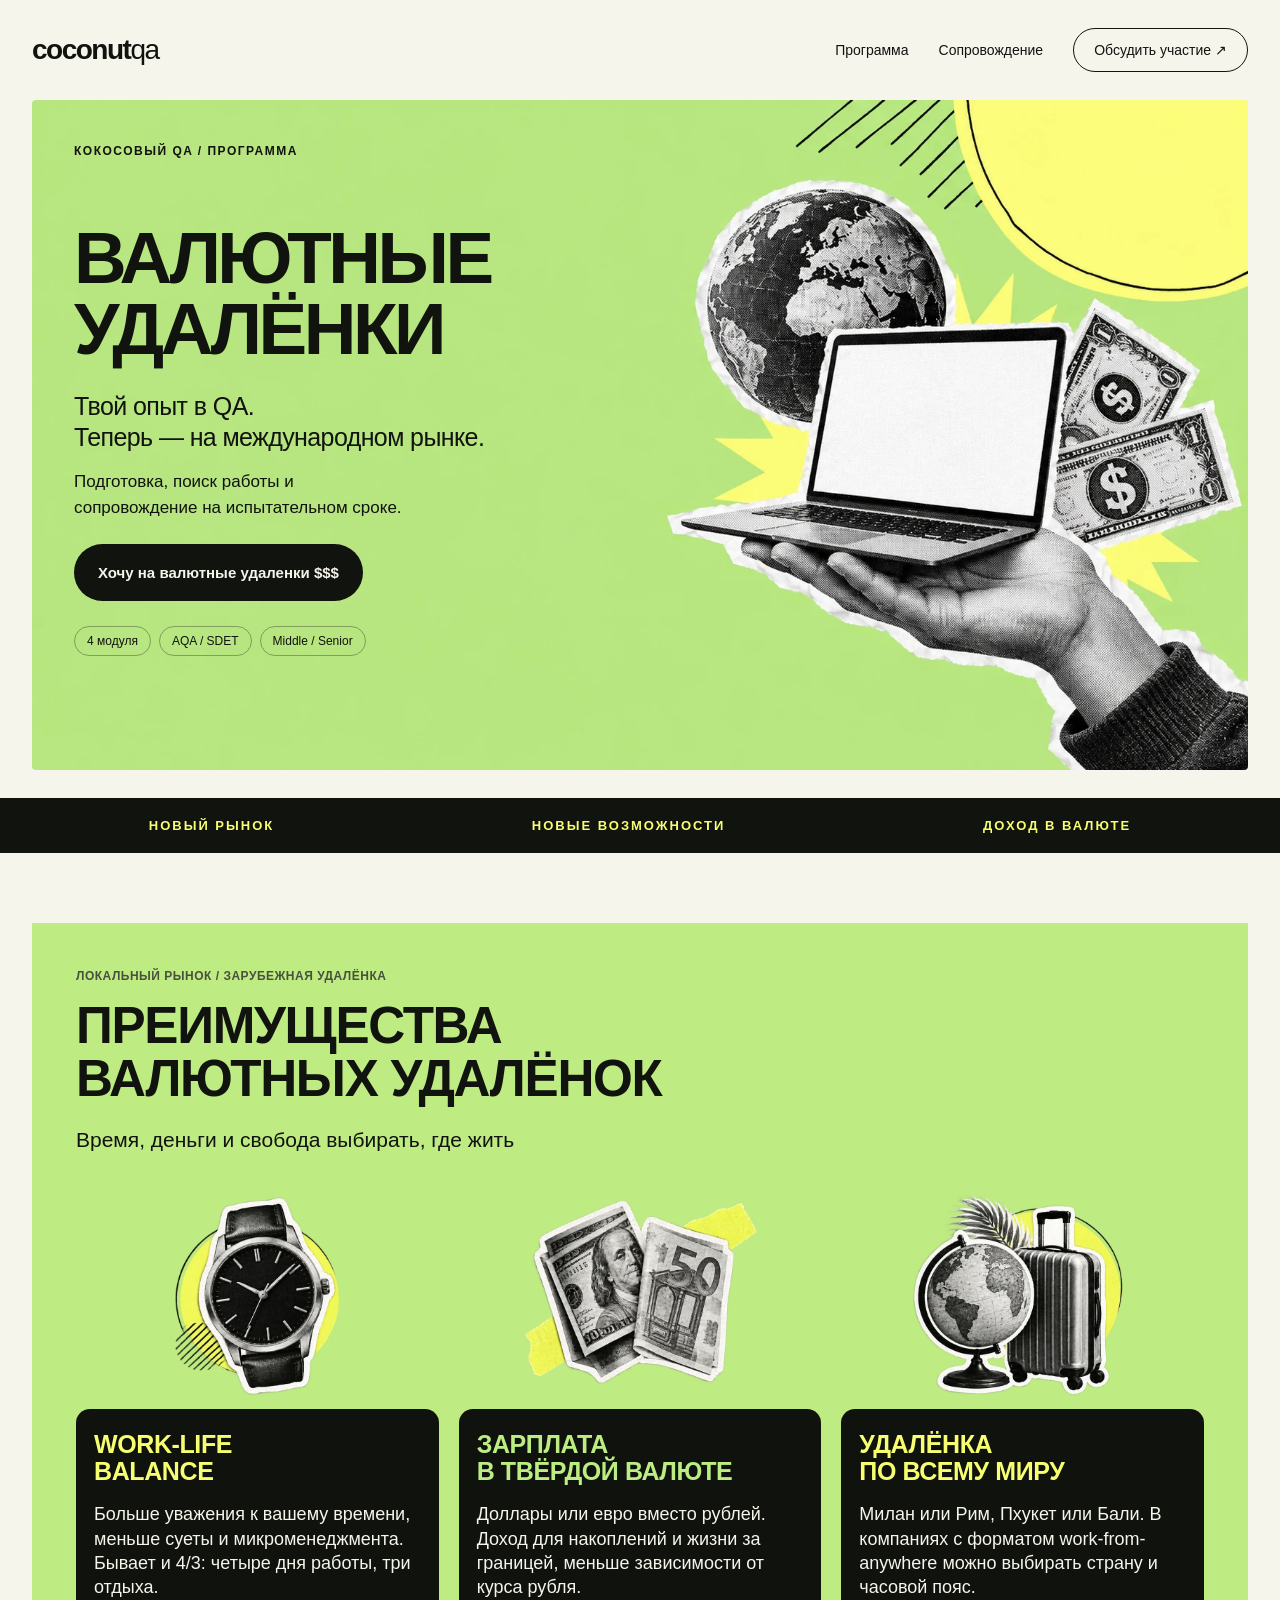
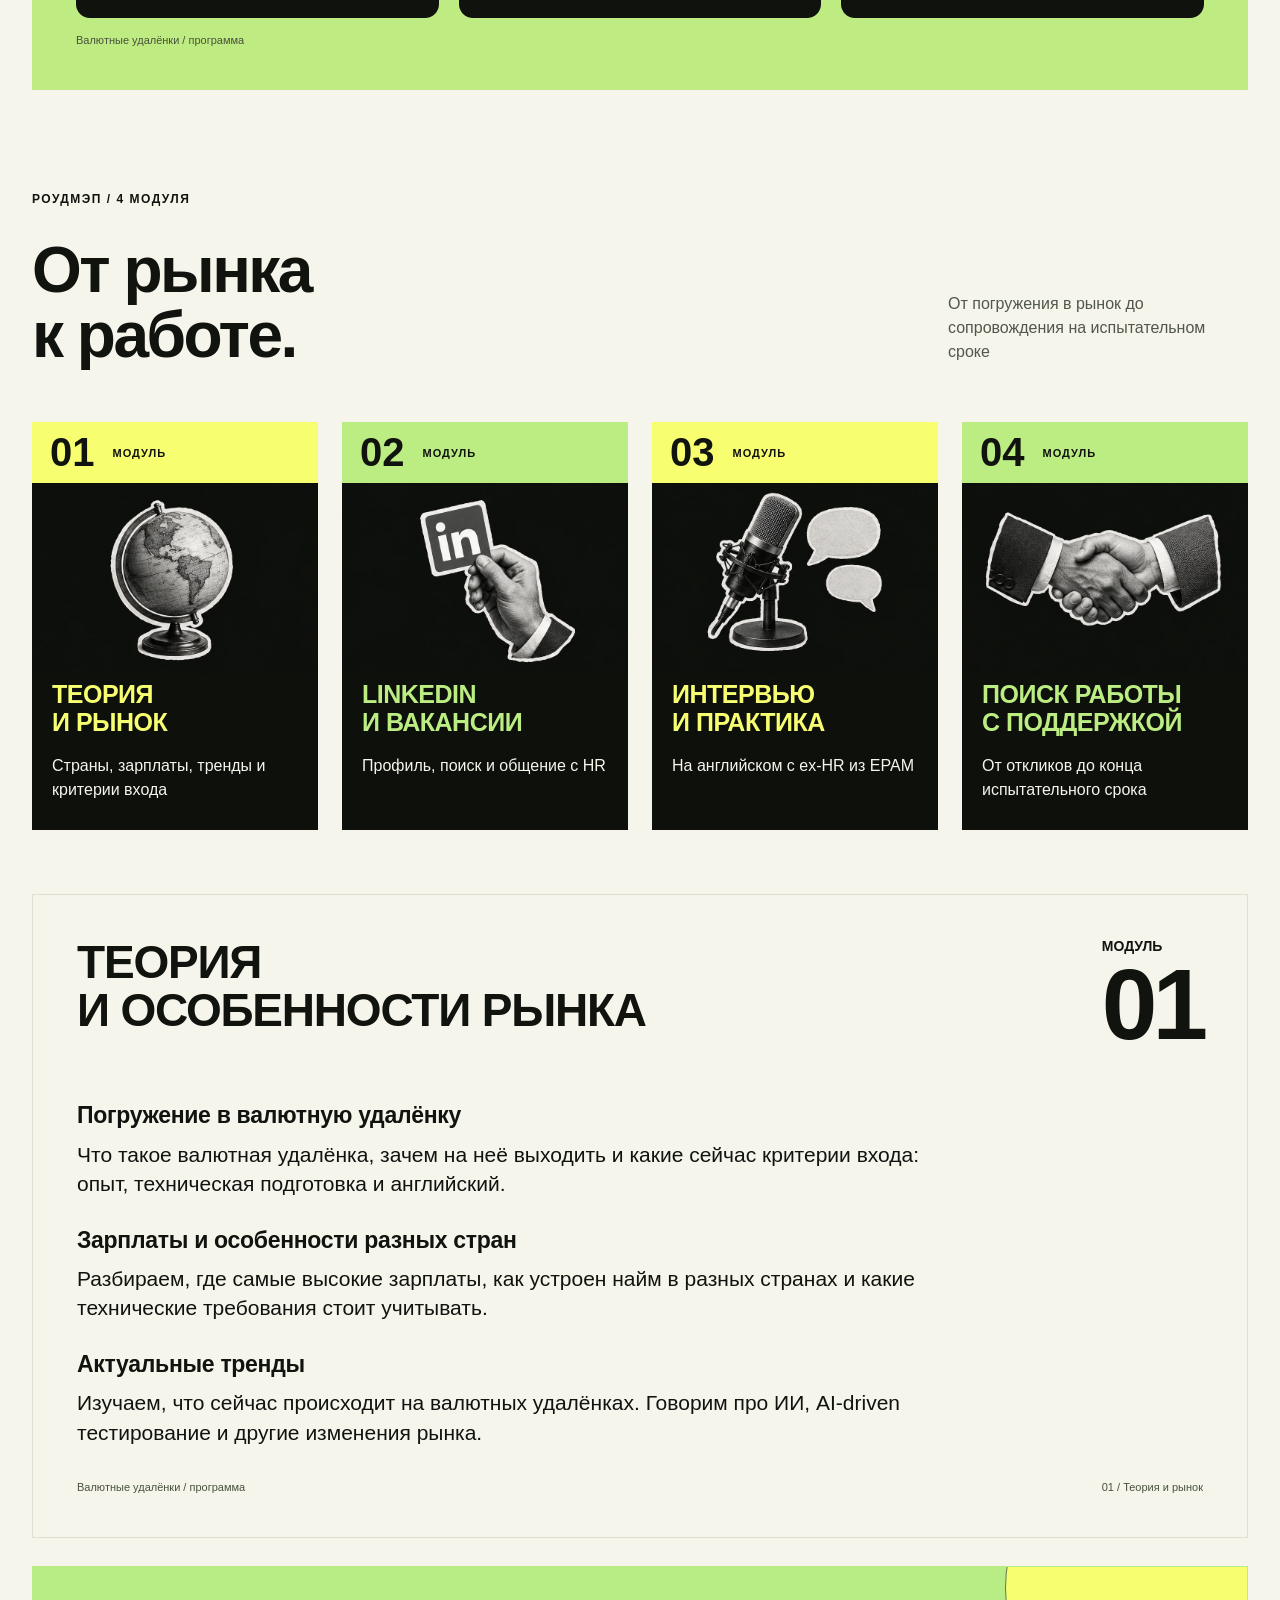
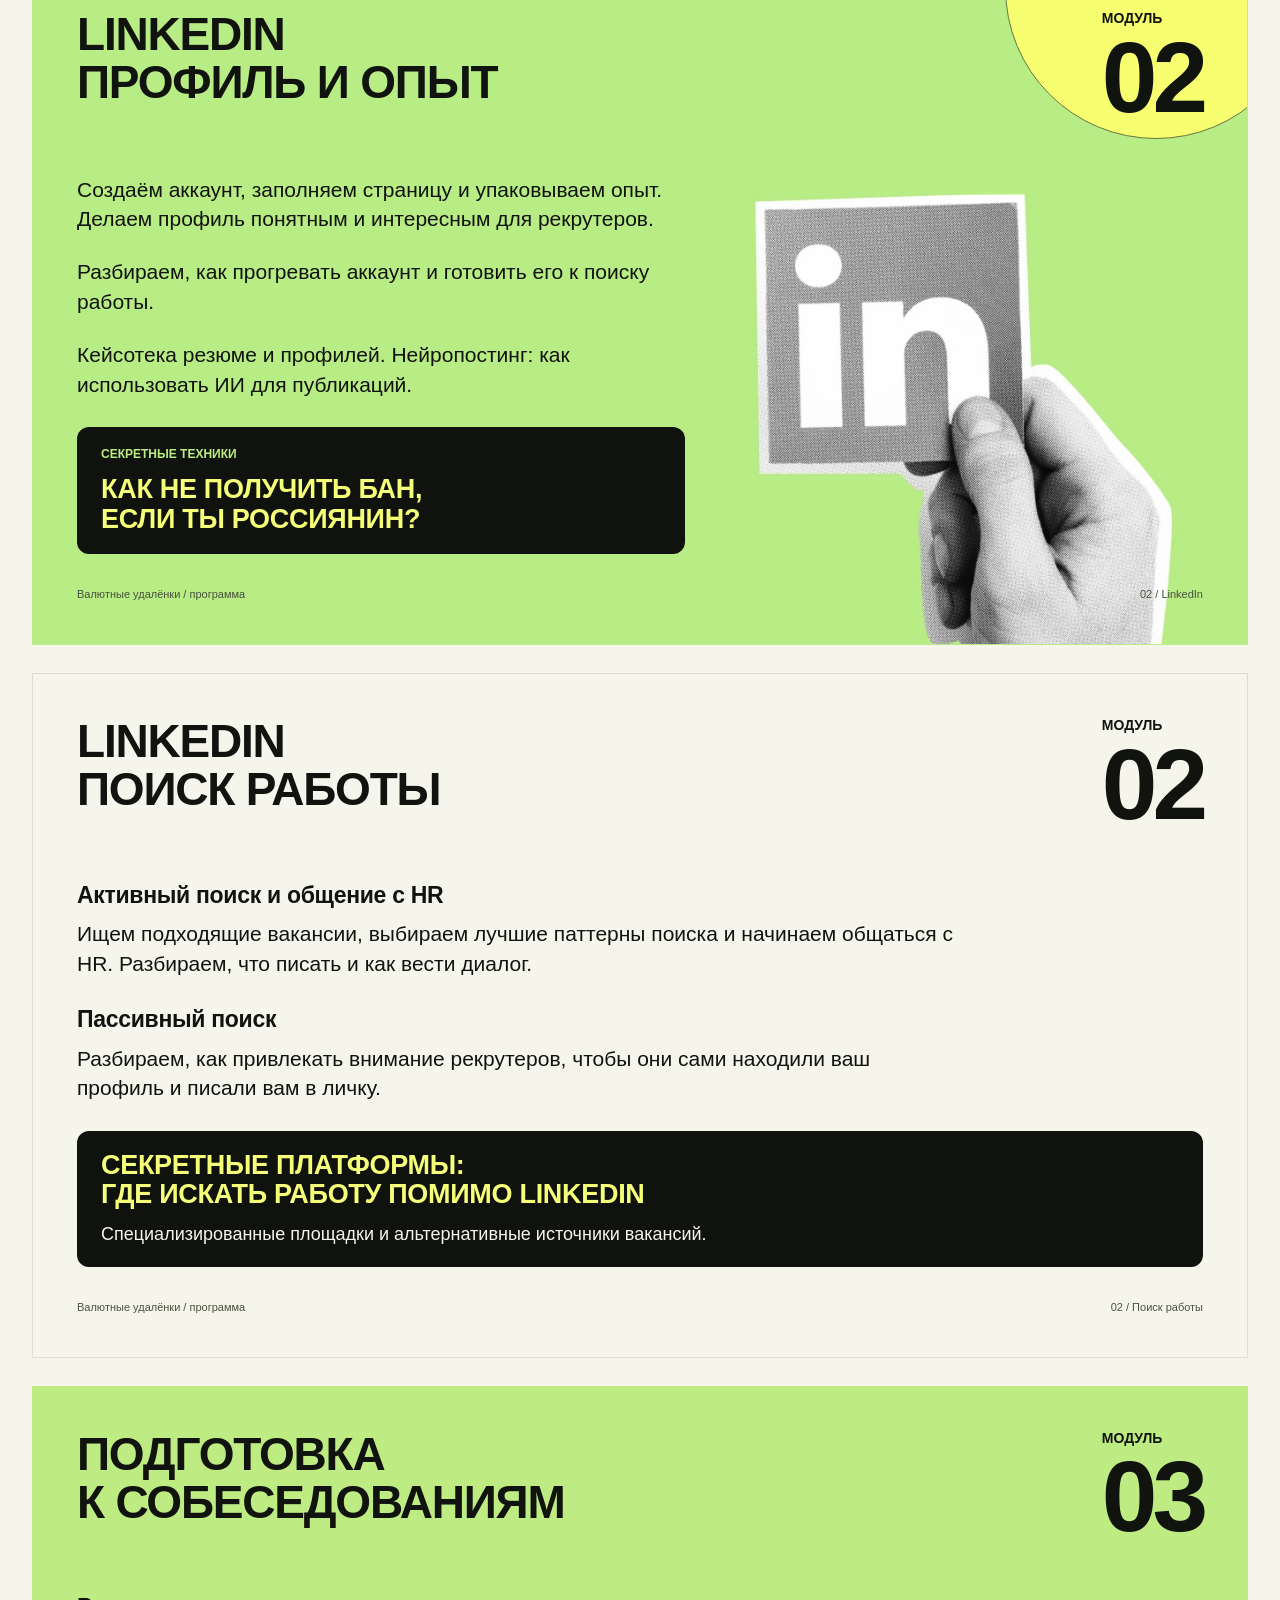
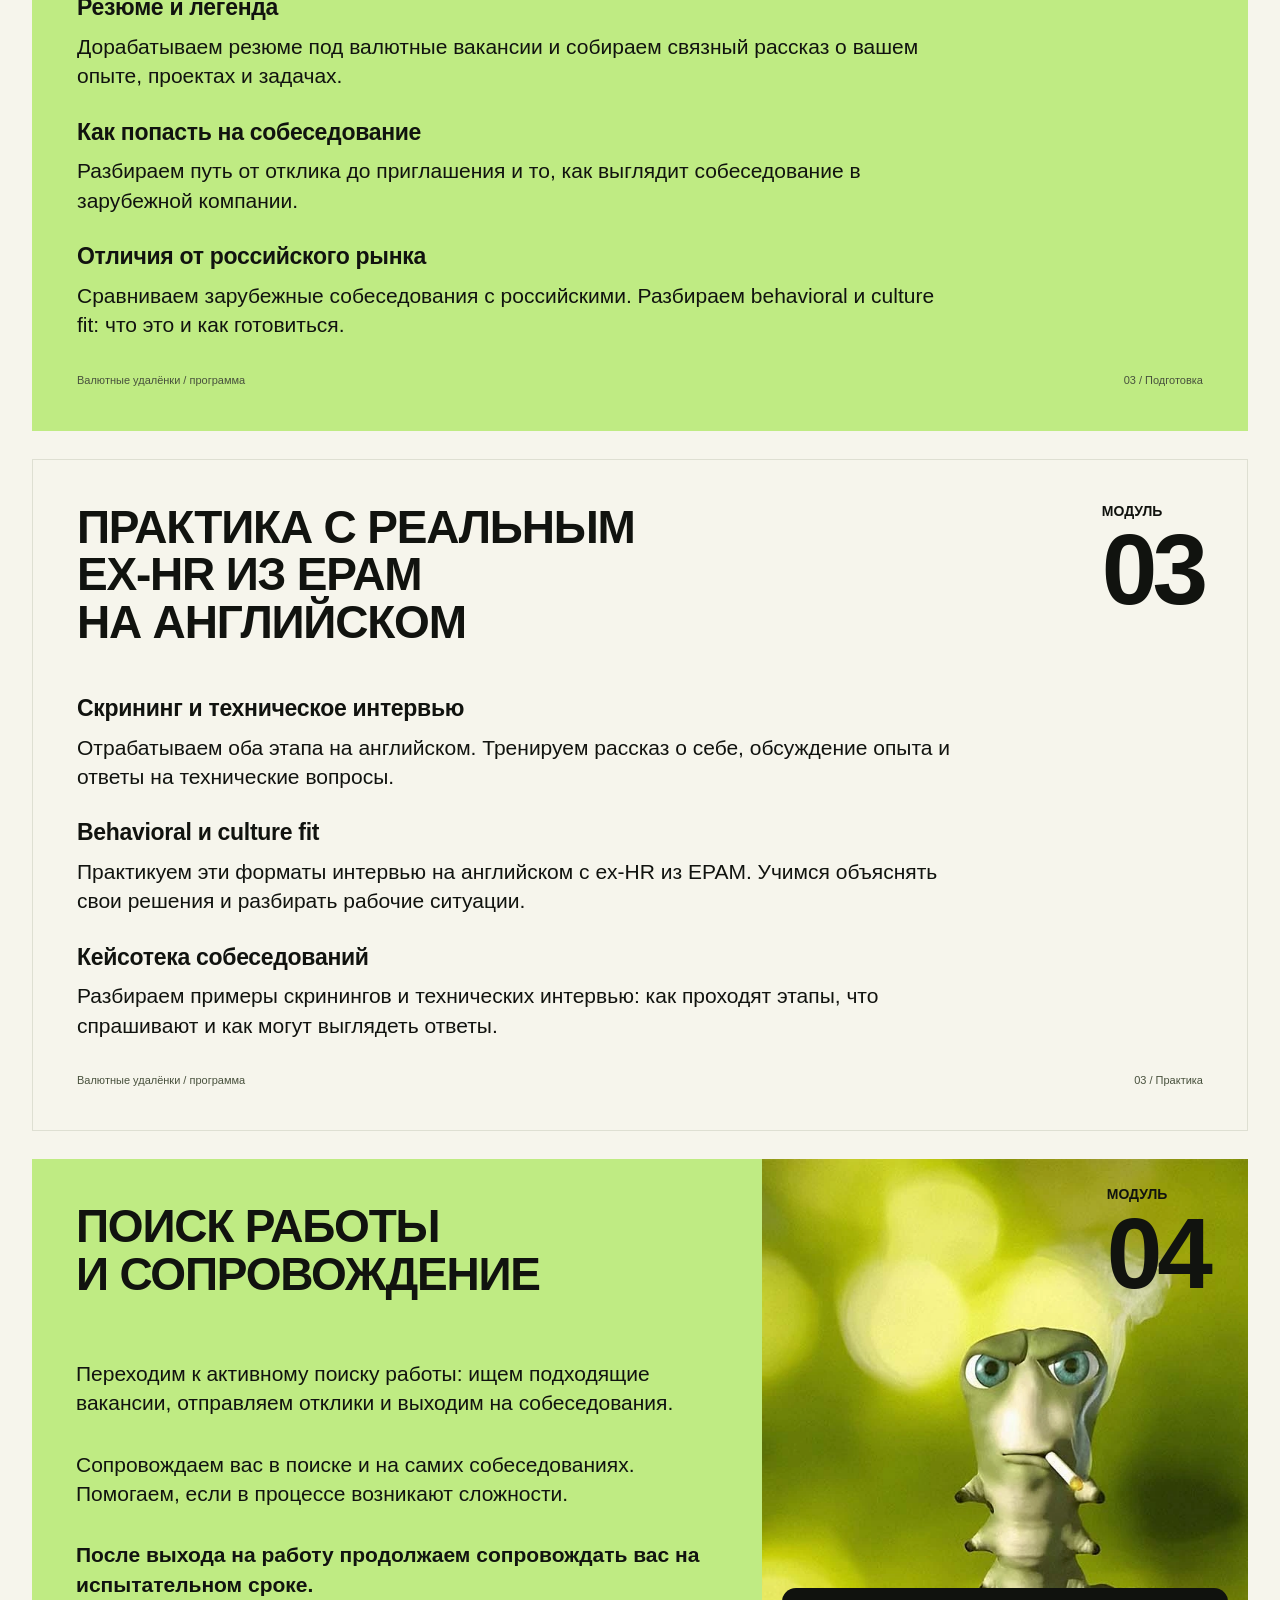
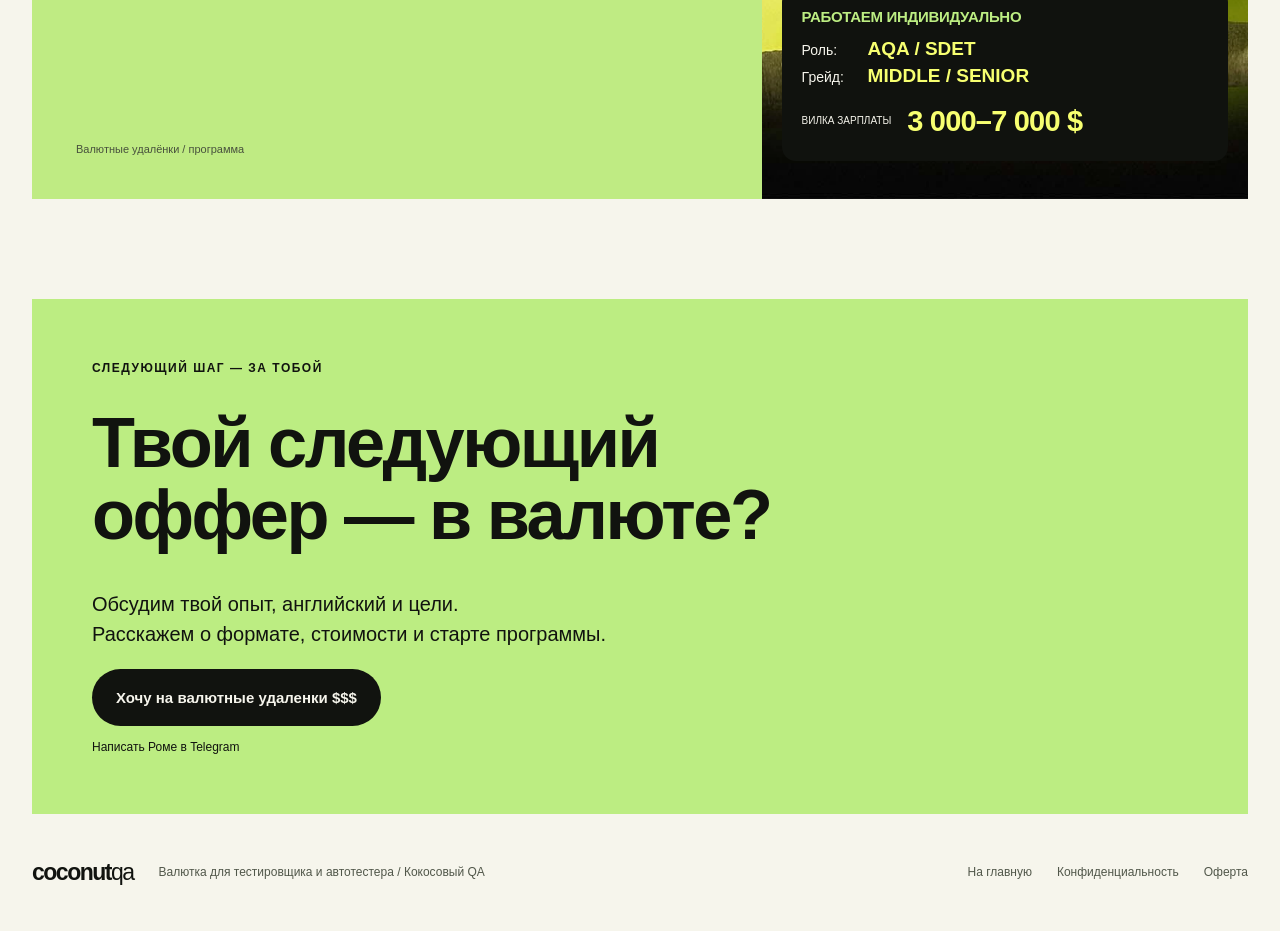
<file: currency-remote/index.html>
<!doctype html>
<html lang="ru">
<head>
  <meta charset="utf-8">
  <meta name="viewport" content="width=device-width, initial-scale=1">
  <title>Валютная удалёнка тестировщика — Кокосовый QA</title>
  <meta name="description" content="Валютка для тестировщика и автотестера: рынок, LinkedIn, интервью на английском и сопровождение на испытательном сроке. Программа Кокосового QA.">
  <meta property="og:url" content="https://valutka.coconutqa.ru/">
  <meta property="og:title" content="Валютная удалёнка тестировщика — Кокосовый QA">
  <meta property="og:description" content="Валютка для тестировщика и автотестера: подготовка, поиск работы и сопровождение. Кокосовый QA.">
  <meta property="og:image" content="https://valutka.coconutqa.ru/hero.webp">
  <meta property="og:type" content="website">
  <meta property="og:locale" content="ru_RU">
  <meta property="og:site_name" content="Кокосовый QA">
  <link rel="canonical" href="https://valutka.coconutqa.ru/">
  <link rel="icon" href="https://coconutqa.ru/index_files/Frame_86.png">
  <link rel="stylesheet" href="style.css">
  <link rel="stylesheet" href="modules.css">
  <link rel="stylesheet" href="motion.css">
</head>
<body>
<a class="skip" href="#main">Перейти к содержимому</a>
<header class="header wrap">
  <a class="brand" href="https://coconutqa.ru/" aria-label="Кокосовый QA — на главную">coconut<span>qa</span></a>
  <nav aria-label="Навигация"><a href="#program">Программа</a><a href="#support">Сопровождение</a><a class="small-cta" href="https://t.me/coconut_Qa" target="_blank" rel="noopener noreferrer">Обсудить участие ↗</a></nav>
</header>
<main id="main">
<section class="hero wrap">
  <div class="hero-content"><p class="eyebrow">КОКОСОВЫЙ QA / ПРОГРАММА</p>
  <h1>ВАЛЮТНЫЕ<br>УДАЛЁНКИ</h1>
  <p class="intro">Твой опыт в QA.<br>Теперь — на международном рынке.</p>
  <p class="hero-description">Подготовка, поиск работы и сопровождение на испытательном сроке.</p>
  <a class="button dark" href="https://t.me/coconut_Qa" target="_blank" rel="noopener noreferrer">Хочу на валютные удаленки $$$</a>
  <div class="hero-tags"><span>4 модуля</span><span>AQA / SDET</span><span>Middle / Senior</span></div></div>
</section>
<div class="ticker" aria-hidden="true"><span>НОВЫЙ РЫНОК</span><span>НОВЫЕ ВОЗМОЖНОСТИ</span><span>ДОХОД В ВАЛЮТЕ</span></div>
<section class="section wrap pdf-benefits" id="why">
  <p class="eyebrow">ЛОКАЛЬНЫЙ РЫНОК / ЗАРУБЕЖНАЯ УДАЛЁНКА</p>
  <h2>Преимущества<br>валютных удалёнок</h2>
  <p class="benefits-intro">Время, деньги и свобода выбирать, где жить</p>
  <div class="benefits">
    <article><div class="benefit-art benefit-time" aria-hidden="true"></div><div class="benefit-copy"><h3>Work-life<br>balance</h3><p>Больше уважения к вашему времени, меньше суеты и микроменеджмента.<br>Бывает и 4/3: четыре дня работы, три отдыха.</p></div></article>
    <article><div class="benefit-art benefit-money" aria-hidden="true"></div><div class="benefit-copy"><h3>Зарплата<br>в твёрдой валюте</h3><p>Доллары или евро вместо рублей. Доход для накоплений и жизни за границей, меньше зависимости от курса рубля.</p></div></article>
    <article><div class="benefit-art benefit-world" aria-hidden="true"></div><div class="benefit-copy"><h3>Удалёнка<br>по всему миру</h3><p>Милан или Рим, Пхукет или Бали. В компаниях с форматом work-from-anywhere можно выбирать страну и часовой пояс.</p></div></article>
  </div>
  <div class="slide-footer"><span>Валютные удалёнки / программа</span></div>
</section>
<section class="program section" id="program"><div class="wrap">
  <div class="section-heading"><div><p class="eyebrow">РОУДМЭП / 4 МОДУЛЯ</p><h2>От рынка<br>к работе.</h2></div><p>От погружения в рынок до сопровождения на испытательном сроке</p></div>
  <div class="roadmap">
    <a href="#module-1"><span>01 <small>МОДУЛЬ</small></span><div class="roadmap-art art-1" aria-hidden="true"></div><h3>Теория<br>и рынок</h3><p>Страны, зарплаты, тренды и критерии входа</p></a>
    <a href="#module-2"><span>02 <small>МОДУЛЬ</small></span><div class="roadmap-art art-2" aria-hidden="true"></div><h3>LinkedIn<br>и вакансии</h3><p>Профиль, поиск и общение с HR</p></a>
    <a href="#module-3"><span>03 <small>МОДУЛЬ</small></span><div class="roadmap-art art-3" aria-hidden="true"></div><h3>Интервью<br>и практика</h3><p>На английском с ex-HR из EPAM</p></a>
    <a href="#support"><span>04 <small>МОДУЛЬ</small></span><div class="roadmap-art art-4" aria-hidden="true"></div><h3>Поиск работы<br>с поддержкой</h3><p>От откликов до конца испытательного срока</p></a>
  </div>
  <div class="module-slides">
  <article class="pdf-module" id="module-1">
    <header><h3>Теория<br>и особенности рынка</h3><div class="module-number">МОДУЛЬ<strong>01</strong></div></header>
    <div class="module-copy">
      <h4>Погружение в валютную удалёнку</h4><p>Что такое валютная удалёнка, зачем на неё выходить и какие сейчас критерии входа: опыт, техническая подготовка и английский.</p>
      <h4>Зарплаты и особенности разных стран</h4><p>Разбираем, где самые высокие зарплаты, как устроен найм в разных странах и какие технические требования стоит учитывать.</p>
      <h4>Актуальные тренды</h4><p>Изучаем, что сейчас происходит на валютных удалёнках. Говорим про ИИ, AI-driven тестирование и другие изменения рынка.</p>
    </div><div class="slide-footer"><span>Валютные удалёнки / программа</span><span>01 / Теория и рынок</span></div>
  </article>
  <article class="pdf-module green linkedin-module" id="module-2">
    <header><h3>LinkedIn<br>Профиль и опыт</h3><div class="module-number">МОДУЛЬ<strong>02</strong></div></header>
    <div class="module-copy">
      <p>Создаём аккаунт, заполняем страницу и упаковываем опыт. Делаем профиль понятным и интересным для рекрутеров.</p>
      <p>Разбираем, как прогревать аккаунт и готовить его к поиску работы.</p>
      <p>Кейсотека резюме и профилей. Нейропостинг: как использовать ИИ для публикаций.</p>
      <aside class="module-callout"><small>СЕКРЕТНЫЕ ТЕХНИКИ</small><h4>Как не получить бан,<br>если ты россиянин?</h4></aside>
    </div><div class="linkedin-art" aria-hidden="true"></div>
    <div class="slide-footer"><span>Валютные удалёнки / программа</span><span>02 / LinkedIn</span></div>
  </article>
  <article class="pdf-module">
    <header><h3>LinkedIn<br>Поиск работы</h3><div class="module-number">МОДУЛЬ<strong>02</strong></div></header>
    <div class="module-copy">
      <h4>Активный поиск и общение с HR</h4><p>Ищем подходящие вакансии, выбираем лучшие паттерны поиска и начинаем общаться с HR. Разбираем, что писать и как вести диалог.</p>
      <h4>Пассивный поиск</h4><p>Разбираем, как привлекать внимание рекрутеров, чтобы они сами находили ваш профиль и писали вам в личку.</p>
    </div><aside class="module-callout"><h4>Секретные платформы:<br>где искать работу помимо LinkedIn</h4><p>Специализированные площадки и альтернативные источники вакансий.</p></aside>
    <div class="slide-footer"><span>Валютные удалёнки / программа</span><span>02 / Поиск работы</span></div>
  </article>
  <article class="pdf-module green" id="module-3">
    <header><h3>Подготовка<br>к собеседованиям</h3><div class="module-number">МОДУЛЬ<strong>03</strong></div></header>
    <div class="module-copy">
      <h4>Резюме и легенда</h4><p>Дорабатываем резюме под валютные вакансии и собираем связный рассказ о вашем опыте, проектах и задачах.</p>
      <h4>Как попасть на собеседование</h4><p>Разбираем путь от отклика до приглашения и то, как выглядит собеседование в зарубежной компании.</p>
      <h4>Отличия от российского рынка</h4><p>Сравниваем зарубежные собеседования с российскими. Разбираем behavioral и culture fit: что это и как готовиться.</p>
    </div><div class="slide-footer"><span>Валютные удалёнки / программа</span><span>03 / Подготовка</span></div>
  </article>
  <article class="pdf-module">
    <header><h3>Практика с реальным<br>ex-HR из EPAM<br>на английском</h3><div class="module-number">МОДУЛЬ<strong>03</strong></div></header>
    <div class="module-copy">
      <h4>Скрининг и техническое интервью</h4><p>Отрабатываем оба этапа на английском. Тренируем рассказ о себе, обсуждение опыта и ответы на технические вопросы.</p>
      <h4>Behavioral и culture fit</h4><p>Практикуем эти форматы интервью на английском с ex-HR из EPAM. Учимся объяснять свои решения и разбирать рабочие ситуации.</p>
      <h4>Кейсотека собеседований</h4><p>Разбираем примеры скринингов и технических интервью: как проходят этапы, что спрашивают и как могут выглядеть ответы.</p>
    </div><div class="slide-footer"><span>Валютные удалёнки / программа</span><span>03 / Практика</span></div>
  </article>
  <article class="pdf-module green support-module" id="support">
    <div class="support-copy"><h3>Поиск работы<br>и сопровождение</h3>
      <p>Переходим к активному поиску работы: ищем подходящие вакансии, отправляем отклики и выходим на собеседования.</p>
      <p>Сопровождаем вас в поиске и на самих собеседованиях. Помогаем, если в процессе возникают сложности.</p>
      <p><strong>После выхода на работу продолжаем сопровождать вас на испытательном сроке.</strong></p>
      <div class="slide-footer"><span>Валютные удалёнки / программа</span></div>
    </div>
    <div class="worm-panel"><img src="worm.webp" alt="Зелёный червяк на ветке — иллюстрация из презентации" loading="lazy" width="1536" height="864"><div class="module-number">МОДУЛЬ<strong>04</strong></div>
      <div class="worm-caption"><h4>Работаем индивидуально</h4><dl><div><dt>Роль:</dt><dd>AQA / SDET</dd></div><div><dt>Грейд:</dt><dd>Middle / Senior</dd></div></dl><p><span>ВИЛКА ЗАРПЛАТЫ</span><strong>3 000–7 000 $</strong></p></div>
    </div>
  </article>
  </div>
</div></section>
<section class="final-cta wrap"><p class="eyebrow">СЛЕДУЮЩИЙ ШАГ — ЗА ТОБОЙ</p><h2>Твой следующий<br>оффер — в валюте?</h2><p>Обсудим твой опыт, английский и цели.<br>Расскажем о формате, стоимости и старте программы.</p><a class="button dark" href="https://t.me/coconut_Qa" target="_blank" rel="noopener noreferrer">Хочу на валютные удаленки $$$</a><span class="cta-caption">Написать Роме в Telegram</span></section>
</main>
<footer class="wrap"><a class="brand" href="https://coconutqa.ru/">coconut<span>qa</span></a><p>Валютка для тестировщика и автотестера / Кокосовый QA</p><a href="https://coconutqa.ru/">На главную</a><a href="https://coconutqa.ru/privacy">Конфиденциальность</a><a href="https://coconutqa.ru/oferta.pdf">Оферта</a></footer>
</body>
</html>
</file>
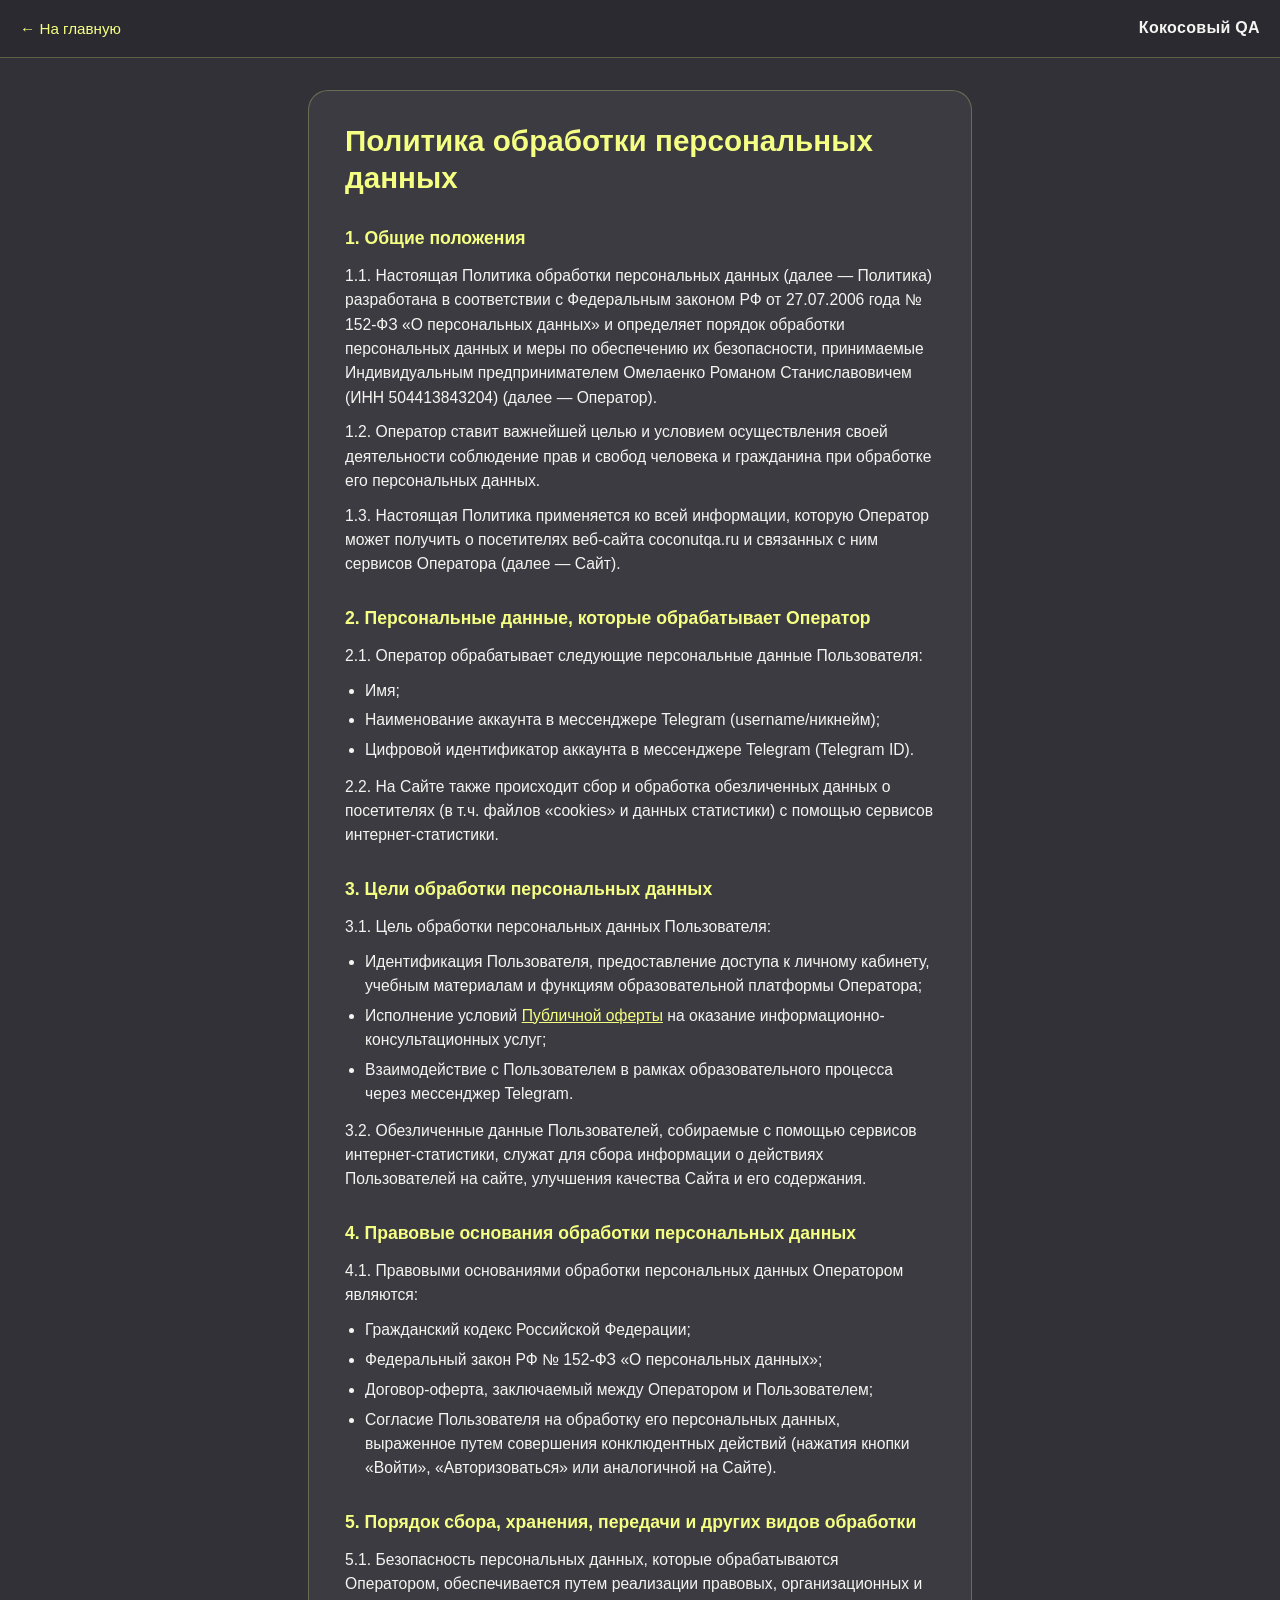
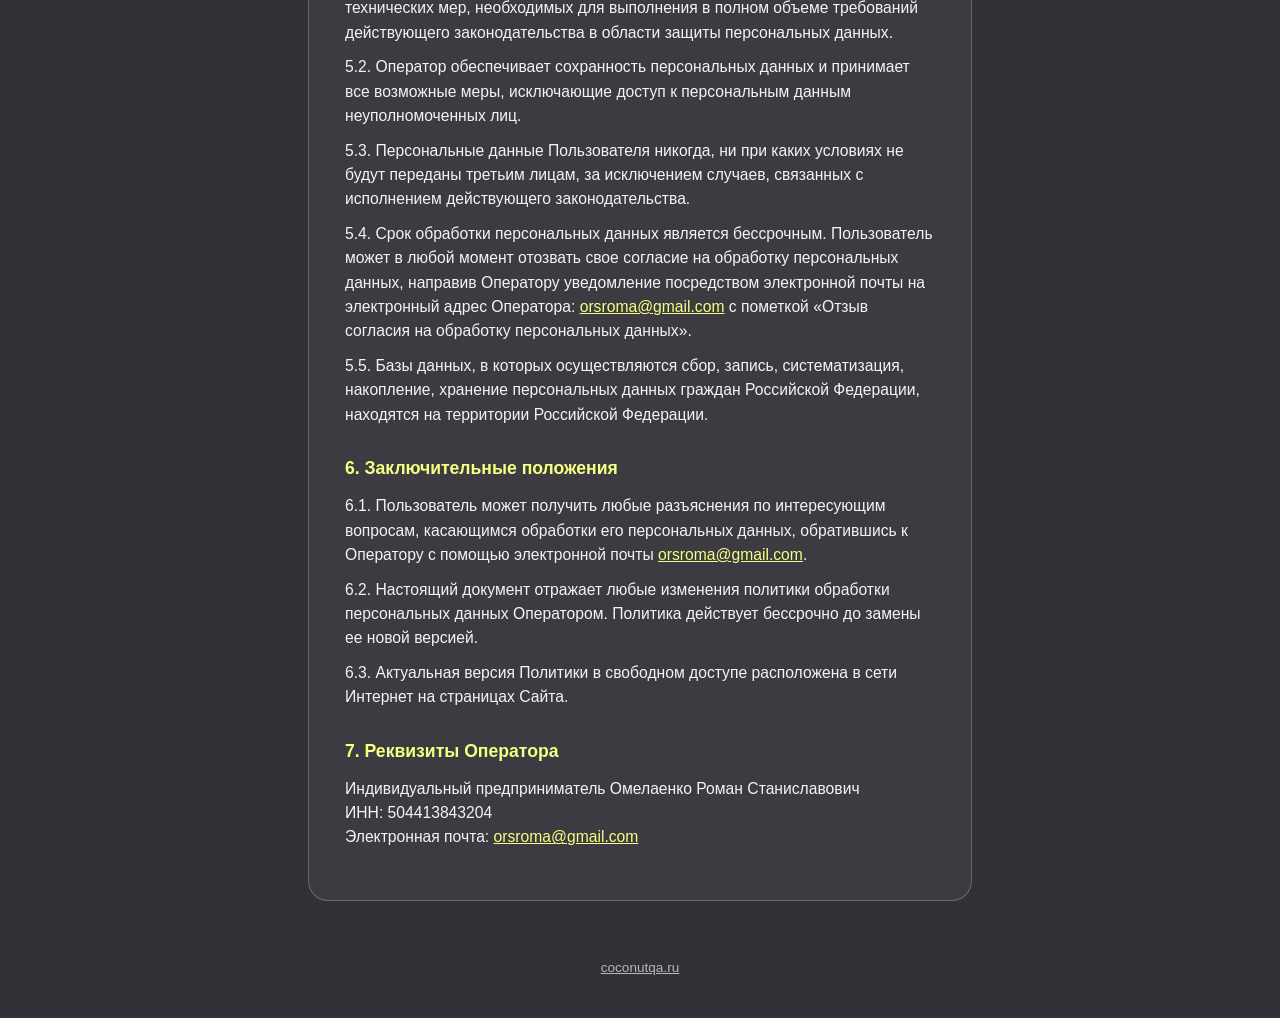
<file: privacy.html>
<!DOCTYPE html>
<html lang="ru">
<head>
  <meta charset="UTF-8" />
  <meta name="viewport" content="width=device-width, initial-scale=1.0" />
  <title>Политика обработки персональных данных — Кокосовый QA</title>
  <meta name="description" content="Политика обработки персональных данных Оператора (ИП Омелаенко Р. С.)." />
  <link rel="canonical" href="https://coconutqa.ru/privacy" />
  <link rel="icon" href="/favicon.ico" sizes="any" />
  <link rel="icon" type="image/png" sizes="32x32" href="/favicon-32.png" />
  <link rel="icon" type="image/png" sizes="192x192" href="/favicon-192.png" />
  <link rel="apple-touch-icon" sizes="180x180" href="/apple-touch-icon.png" />
  <link href="index_files/css2" rel="stylesheet" />
  <style>
    :root {
      --bg: #323137;
      --surface: #3c3b42;
      --text: #f4f4f0;
      --muted: #b8b7b2;
      --accent: #f5ff82;
      --border: rgba(245, 255, 130, 0.25);
    }
    * { box-sizing: border-box; }
    body {
      margin: 0;
      min-height: 100vh;
      font-family: Manrope, Golos, Arial, sans-serif;
      background: var(--bg);
      color: var(--text);
      line-height: 1.55;
    }
    header {
      display: flex;
      align-items: center;
      justify-content: space-between;
      gap: 1rem;
      padding: 1rem 1.25rem;
      border-bottom: 1px solid var(--border);
      background: #2b2a30;
    }
    header a {
      color: var(--accent);
      text-decoration: none;
      font-size: 0.95rem;
    }
    header a:hover { text-decoration: underline; }
    .brand {
      color: var(--text);
      font-weight: 600;
      letter-spacing: 0.02em;
    }
    main {
      max-width: 44rem;
      margin: 0 auto;
      padding: 2rem 1.25rem 3.5rem;
    }
    article {
      background: var(--surface);
      border: 1px solid var(--border);
      border-radius: 1.25rem;
      padding: 1.5rem 1.35rem 2rem;
    }
    @media (min-width: 640px) {
      article { padding: 2rem 2.25rem 2.5rem; }
    }
    h1 {
      margin: 0 0 1.25rem;
      font-size: clamp(1.45rem, 3vw, 1.85rem);
      line-height: 1.25;
      color: var(--accent);
      font-weight: 600;
    }
    h2 {
      margin: 1.75rem 0 0.75rem;
      font-size: 1.1rem;
      color: var(--accent);
      font-weight: 600;
    }
    p, li { color: var(--text); font-size: 0.98rem; }
    p { margin: 0.65rem 0; }
    ul {
      margin: 0.5rem 0 0.75rem;
      padding-left: 1.25rem;
    }
    li { margin: 0.35rem 0; }
    a { color: var(--accent); }
    footer {
      text-align: center;
      padding: 0 1rem 2.5rem;
      color: var(--muted);
      font-size: 0.85rem;
    }
    footer a { color: var(--muted); }
  </style>
</head>
<body>
  <header>
    <a href="/">← На главную</a>
    <span class="brand">Кокосовый QA</span>
  </header>
  <main>
    <article>
      <h1>Политика обработки персональных данных</h1>

      <h2>1. Общие положения</h2>
      <p>
        1.1. Настоящая Политика обработки персональных данных (далее — Политика)
        разработана в соответствии с Федеральным законом РФ от 27.07.2006 года №
        152-ФЗ «О персональных данных» и определяет порядок обработки персональных
        данных и меры по обеспечению их безопасности, принимаемые Индивидуальным
        предпринимателем Омелаенко Романом Станиславовичем (ИНН 504413843204) (далее
        — Оператор).
      </p>
      <p>
        1.2. Оператор ставит важнейшей целью и условием осуществления своей
        деятельности соблюдение прав и свобод человека и гражданина при обработке его
        персональных данных.
      </p>
      <p>
        1.3. Настоящая Политика применяется ко всей информации, которую Оператор
        может получить о посетителях веб-сайта coconutqa.ru и связанных с ним
        сервисов Оператора (далее — Сайт).
      </p>

      <h2>2. Персональные данные, которые обрабатывает Оператор</h2>
      <p>2.1. Оператор обрабатывает следующие персональные данные Пользователя:</p>
      <ul>
        <li>Имя;</li>
        <li>Наименование аккаунта в мессенджере Telegram (username/никнейм);</li>
        <li>Цифровой идентификатор аккаунта в мессенджере Telegram (Telegram ID).</li>
      </ul>
      <p>
        2.2. На Сайте также происходит сбор и обработка обезличенных данных о
        посетителях (в т.ч. файлов «cookies» и данных статистики) с помощью сервисов
        интернет-статистики.
      </p>

      <h2>3. Цели обработки персональных данных</h2>
      <p>3.1. Цель обработки персональных данных Пользователя:</p>
      <ul>
        <li>
          Идентификация Пользователя, предоставление доступа к личному кабинету,
          учебным материалам и функциям образовательной платформы Оператора;
        </li>
        <li>
          Исполнение условий
          <a href="https://drive.google.com/file/d/18yGpr5h8lOoLT9egTi7dL1s8GNW9r1Md/view" target="_blank" rel="noopener noreferrer">Публичной оферты</a>
          на оказание информационно-консультационных услуг;
        </li>
        <li>
          Взаимодействие с Пользователем в рамках образовательного процесса через
          мессенджер Telegram.
        </li>
      </ul>
      <p>
        3.2. Обезличенные данные Пользователей, собираемые с помощью сервисов
        интернет-статистики, служат для сбора информации о действиях Пользователей на
        сайте, улучшения качества Сайта и его содержания.
      </p>

      <h2>4. Правовые основания обработки персональных данных</h2>
      <p>4.1. Правовыми основаниями обработки персональных данных Оператором являются:</p>
      <ul>
        <li>Гражданский кодекс Российской Федерации;</li>
        <li>Федеральный закон РФ № 152-ФЗ «О персональных данных»;</li>
        <li>Договор-оферта, заключаемый между Оператором и Пользователем;</li>
        <li>
          Согласие Пользователя на обработку его персональных данных, выраженное путем
          совершения конклюдентных действий (нажатия кнопки «Войти», «Авторизоваться»
          или аналогичной на Сайте).
        </li>
      </ul>

      <h2>5. Порядок сбора, хранения, передачи и других видов обработки</h2>
      <p>
        5.1. Безопасность персональных данных, которые обрабатываются Оператором,
        обеспечивается путем реализации правовых, организационных и технических мер,
        необходимых для выполнения в полном объеме требований действующего
        законодательства в области защиты персональных данных.
      </p>
      <p>
        5.2. Оператор обеспечивает сохранность персональных данных и принимает все
        возможные меры, исключающие доступ к персональным данным неуполномоченных лиц.
      </p>
      <p>
        5.3. Персональные данные Пользователя никогда, ни при каких условиях не будут
        переданы третьим лицам, за исключением случаев, связанных с исполнением
        действующего законодательства.
      </p>
      <p>
        5.4. Срок обработки персональных данных является бессрочным. Пользователь может
        в любой момент отозвать свое согласие на обработку персональных данных,
        направив Оператору уведомление посредством электронной почты на электронный
        адрес Оператора:
        <a href="mailto:orsroma@gmail.com">orsroma@gmail.com</a> с пометкой «Отзыв
        согласия на обработку персональных данных».
      </p>
      <p>
        5.5. Базы данных, в которых осуществляются сбор, запись, систематизация,
        накопление, хранение персональных данных граждан Российской Федерации,
        находятся на территории Российской Федерации.
      </p>

      <h2>6. Заключительные положения</h2>
      <p>
        6.1. Пользователь может получить любые разъяснения по интересующим вопросам,
        касающимся обработки его персональных данных, обратившись к Оператору с
        помощью электронной почты
        <a href="mailto:orsroma@gmail.com">orsroma@gmail.com</a>.
      </p>
      <p>
        6.2. Настоящий документ отражает любые изменения политики обработки
        персональных данных Оператором. Политика действует бессрочно до замены ее
        новой версией.
      </p>
      <p>
        6.3. Актуальная версия Политики в свободном доступе расположена в сети
        Интернет на страницах Сайта.
      </p>

      <h2>7. Реквизиты Оператора</h2>
      <p>
        Индивидуальный предприниматель Омелаенко Роман Станиславович
        <br />
        ИНН: 504413843204
        <br />
        Электронная почта:
        <a href="mailto:orsroma@gmail.com">orsroma@gmail.com</a>
      </p>
    </article>
  </main>
  <footer>
    <a href="/">coconutqa.ru</a>
  </footer>
</body>
</html>
</file>
<file: currency-remote/style.css>
:root{--ink:#11130f;--paper:#f6f5ec;--lime:#bced82;--yellow:#f7ff70;--muted:#51574a}*{box-sizing:border-box}html{scroll-behavior:smooth;scroll-padding-top:24px}body{margin:0;background:var(--paper);color:var(--ink);font-family:Arial,Helvetica,sans-serif;-webkit-font-smoothing:antialiased}a{color:inherit;text-decoration:none}a:focus-visible{outline:3px solid #667727;outline-offset:6px}p{line-height:1.5}h1,h2,h3,p{margin-top:0}.wrap{width:min(1240px,calc(100% - 64px));margin-inline:auto}.header{display:flex;align-items:center;justify-content:space-between;min-height:100px;gap:24px}.brand{font-size:28px;font-weight:800;letter-spacing:-1.5px;white-space:nowrap}.brand span{font-weight:400}.brand i{font-style:normal;padding-left:12px}nav{display:flex;gap:30px;align-items:center;font-size:14px}.small-cta{border:1px solid var(--ink);padding:13px 20px;border-radius:30px}.hero{position:relative;background:var(--lime) url(hero.webp) center/cover no-repeat;min-height:670px;border-radius:4px;overflow:hidden}.hero-content{position:relative;padding:42px;width:60%}.eyebrow{font-size:12px;font-weight:700;letter-spacing:1.5px;line-height:1.5;margin-bottom:30px}h1{font-size:clamp(44px,5.7vw,78px);font-weight:900;line-height:.98;letter-spacing:-3.5px;margin:62px 0 26px;position:relative}.intro{font-size:25px;line-height:1.25;letter-spacing:-.6px;margin-bottom:16px}.hero-description{max-width:330px;font-size:17px;margin-bottom:24px}.button{display:inline-flex;gap:28px;justify-content:space-between;align-items:center;padding:20px 24px;border-radius:40px;font-weight:700;font-size:15px;transition:transform .2s,background .2s}.button:hover{transform:translateY(-3px);background:#30372b}.dark{background:var(--ink);color:var(--paper)}.button span{font-size:22px}.hero-tags{display:flex;gap:8px;flex-wrap:wrap;margin-top:25px}.hero-tags span{border:1px solid #11130f55;border-radius:20px;padding:7px 12px;font-size:12px}.ticker{display:flex;justify-content:space-around;gap:24px;background:var(--ink);color:var(--yellow);padding:20px 32px;margin-top:28px;font-size:13px;font-weight:700;letter-spacing:2px}.section{padding-block:100px}h2{font-size:clamp(40px,5vw,64px);letter-spacing:-2.5px;line-height:1.02;margin-bottom:38px}.benefits{display:grid;grid-template-columns:repeat(3,1fr);gap:36px;margin-top:60px}.benefits article{border-top:1px solid #bfc2b4;padding-top:24px}.symbol{display:block;font-size:46px;margin-bottom:30px}.benefits h3{font-size:25px;letter-spacing:-.7px;margin-bottom:16px}.benefits p{font-size:17px;color:var(--muted);max-width:325px}.program{background:#eaece0}.section-heading{display:flex;justify-content:space-between;align-items:end;gap:30px}.section-heading>p{max-width:300px;color:var(--muted);margin-bottom:42px}.roadmap{display:grid;grid-template-columns:repeat(4,1fr);gap:16px;margin:16px 0 70px}.roadmap a{background:var(--ink);color:var(--paper);position:relative;padding:0 22px 28px;transition:transform .2s}.roadmap a:hover{transform:translateY(-5px)}.roadmap a>span{display:flex;align-items:center;gap:18px;background:var(--yellow);color:var(--ink);margin:0 -22px 30px;padding:12px 20px;font-size:40px;font-weight:800}.roadmap a:nth-child(even)>span{background:var(--lime)}.roadmap small{font-size:11px;letter-spacing:1px}.roadmap h3{font-size:24px;line-height:1.1;color:var(--yellow);letter-spacing:-.5px}.roadmap a:nth-child(even) h3{color:var(--lime)}.roadmap p{font-size:15px;max-width:180px;min-height:48px}.roadmap b{font-size:26px}.module{display:grid;grid-template-columns:1fr 2fr;gap:70px;padding:48px 0;border-top:1px solid #bdc2b0}.module-label>span{font-size:80px;font-weight:800;letter-spacing:-5px}.module-label p{font-size:11px;letter-spacing:1px;margin-top:12px}.module h3{font-size:32px;letter-spacing:-1px;line-height:1.1}.module ul{padding-left:20px;margin-bottom:0}.module li{font-size:17px;line-height:1.6;margin:16px 0;padding-left:8px;color:var(--muted)}strong{color:var(--ink)}.practice{display:flex;justify-content:space-between;align-items:center;background:var(--lime);padding:24px;margin-top:32px;gap:20px}.practice>span{font-size:24px;font-weight:900;letter-spacing:-1px}.practice p{margin:0}.support-grid{display:grid;grid-template-columns:1fr 1fr;gap:60px}.support-intro{max-width:360px;font-size:20px;color:var(--muted)}.support-card{background:var(--ink);color:var(--paper);padding:36px}.support-card .eyebrow{color:var(--lime)}.salary{font-size:clamp(34px,4vw,53px);font-weight:800;letter-spacing:-2px;line-height:1.1;margin-bottom:10px}.salary span{color:var(--lime)}hr{border:0;border-top:1px solid #ffffff30;margin:28px 0}.support-card ol{padding-left:20px}.support-card li{line-height:1.5;padding-left:10px;margin:18px 0}.note{font-size:12px;color:#b9c0af;margin:28px 0 0}.final-cta{padding:60px;background:var(--lime);position:relative}.final-cta h2{font-size:clamp(42px,5.5vw,72px)}.final-cta>p:not(.eyebrow){font-size:20px}.cta-caption{display:block;font-size:12px;margin-top:14px}footer{display:flex;align-items:center;flex-wrap:wrap;gap:25px;padding-block:45px;font-size:12px;color:var(--muted)}footer p{margin:0 auto 0 0}footer .brand{color:var(--ink);font-size:23px}.skip{position:absolute;left:20px;top:-80px;z-index:50;background:var(--yellow);padding:15px}.skip:focus{top:10px}
@media(min-width:1450px){.hero{min-height:695px}}
@media(max-width:1000px){.hero-content{width:70%;padding:32px}.hero{background-position:58% center}.hero h1{font-size:58px}.roadmap{grid-template-columns:repeat(2,1fr)}.module{gap:30px}.support-grid{gap:30px}.support-card{padding:26px}.header nav{gap:18px}}
@media(max-width:700px){.wrap{width:calc(100% - 32px)}.header{min-height:80px;gap:12px}.brand{font-size:23px}nav>a:not(.small-cta){display:none}.small-cta{font-size:12px;padding:11px 14px}.hero{min-height:850px;background-size:auto 430px;background-position:right bottom;background-repeat:no-repeat;background-color:#bde783}.hero-content{padding:28px 22px;width:100%}.hero .eyebrow{font-size:10px}.hero h1{font-size:clamp(38px,9.8vw,65px);letter-spacing:-2px;margin:38px 0 24px}.intro{font-size:23px}.hero-description{font-size:16px;max-width:310px}.button{font-size:13px;gap:16px;padding:17px 19px;max-width:100%}.hero-tags{gap:5px;margin-top:22px}.hero-tags span{font-size:10px;padding:6px 9px}.ticker{padding:16px;gap:15px;font-size:9px;letter-spacing:.7px}.ticker span:last-child{display:none}.section{padding-block:65px}.eyebrow{font-size:10px;margin-bottom:24px}.benefits{grid-template-columns:1fr;gap:24px;margin-top:35px}.benefits article{position:relative;padding-left:64px}.symbol{position:absolute;left:0;top:18px;font-size:36px}.benefits h3{font-size:24px}.benefits p{max-width:none;font-size:16px}.section-heading{display:block}.section-heading>p{margin-bottom:28px}.roadmap{gap:10px;margin-bottom:40px}.roadmap a{padding:0 14px 20px}.roadmap a>span{margin:0 -14px 22px;padding:10px 14px;font-size:32px;gap:10px}.roadmap small{font-size:9px}.roadmap h3{font-size:20px}.roadmap p{font-size:13px}.module{grid-template-columns:1fr;gap:12px;padding:32px 0}.module-label{display:flex;gap:20px;align-items:center}.module-label>span{font-size:52px;letter-spacing:-2px}.module-label p{margin:0}.module h3{font-size:28px}.module li{font-size:16px}.practice{padding:20px;align-items:start;flex-direction:column}.practice p{font-size:15px}.support-grid{grid-template-columns:1fr;gap:18px}.salary{font-size:40px}.final-cta{padding:35px 24px}.final-cta>p:not(.eyebrow){font-size:17px}footer{gap:20px}footer p{width:100%;order:3}h2{letter-spacing:-1.8px}}
@media(prefers-reduced-motion:reduce){html{scroll-behavior:auto}*{transition:none!important}}
@media(max-width:700px){.hero{min-height:980px;background-size:auto 400px}}
</file>
<file: currency-remote/modules.css>
/* Module layouts and original artwork from the programme presentation. */
.program{background:var(--paper)}
.roadmap{gap:24px;margin-bottom:64px}
.roadmap a{padding:0 20px 28px;background:#0e100b}
.roadmap a>span{margin:0 -20px;padding:8px 18px;position:relative}

.roadmap-art{aspect-ratio:1.5;background:url(module-art.webp) no-repeat;background-size:200% 200%;margin:0 -20px 6px}
.art-1{background-position:0 0}.art-2{background-position:100% 0}.art-3{background-position:0 100%}.art-4{background-position:100% 100%}
.roadmap h3{text-transform:uppercase;font-size:25px;line-height:1.12;margin-bottom:18px}
.roadmap p{max-width:none;margin:0;min-height:0;font-size:16px}
.module-slides{display:grid;gap:28px}
.pdf-module{padding:44px;position:relative;background:var(--paper);border:1px solid #dedfd2;overflow:hidden;scroll-margin-top:24px}
.pdf-module.green{background:#bfeb83;border-color:#bfeb83}
.pdf-module header{display:flex;justify-content:space-between;align-items:flex-start;gap:24px;margin-bottom:48px;position:relative;z-index:1}
.pdf-module h3{font-weight:900;font-size:clamp(28px,3.7vw,46px);line-height:1.04;letter-spacing:-1.2px;text-transform:uppercase;margin:0}
.module-number{flex-shrink:0;font-size:14px;font-weight:700;line-height:1.1}
.module-number strong{display:block;font-size:100px;font-weight:900;letter-spacing:-5px;line-height:1}
.module-copy{position:relative;z-index:1;max-width:880px}
.pdf-module h4{font-size:23px;line-height:1.2;letter-spacing:-.3px;margin:28px 0 10px}
.pdf-module .module-copy h4:first-child{margin-top:0}
.pdf-module p{font-size:21px;line-height:1.4;margin-bottom:24px}
.pdf-module .module-copy p:last-child{margin-bottom:0}
.slide-footer{display:flex;justify-content:space-between;gap:16px;font-size:11px;color:#48513d;margin-top:34px;position:relative;z-index:1}
.module-callout{background:#10120e;color:#f6ff78;border-radius:12px;padding:20px 24px;margin-top:28px;position:relative;z-index:1}
.pdf-module .module-callout h4{font-size:27px;font-weight:900;text-transform:uppercase;line-height:1.1;margin:0}
.module-callout small{display:block;color:var(--lime);font-size:12px;font-weight:700;margin-bottom:14px}
.pdf-module .module-callout p{color:var(--paper);margin:12px 0 0;font-size:18px}
.linkedin-module .module-copy{width:54%}
.linkedin-module:after{content:'';position:absolute;right:-60px;top:-130px;width:300px;height:300px;background:var(--yellow);border:1px solid #697445;border-radius:50%}
.linkedin-art{position:absolute;right:0;bottom:0;width:44%;height:74%;background:url(module-art.webp) 100% 0/200% 200% no-repeat}
/* Use the original LinkedIn slide artwork without duplicating its embedded wordmark. */
.linkedin-art{background-image:url(linkedin.webp);background-size:auto 125%;background-position:100% 100%;width:43%;height:73%}
.support-module{display:grid;grid-template-columns:3fr 2fr;padding:0;border:0}
.support-copy{padding:44px;display:flex;flex-direction:column}
.support-copy h3{margin-bottom:60px}
.support-copy p{font-size:21px;margin-bottom:32px}
.support-copy .slide-footer{margin-top:auto;padding-top:20px}
.worm-panel{position:relative;min-height:640px;background:#9baa29;overflow:hidden}
.worm-panel>img{position:absolute;inset:0;width:100%;height:100%;object-fit:cover;object-position:56% center}
.worm-panel .module-number{position:absolute;top:28px;right:40px}
.worm-caption{position:absolute;bottom:38px;left:20px;right:20px;padding:20px;background:#10120e;border-radius:14px;color:var(--paper)}
.pdf-module .worm-caption h4{text-transform:uppercase;color:var(--lime);font-size:15px;margin:0 0 12px}
.worm-caption dl{margin:0 0 14px}.worm-caption dl>div{display:flex;gap:14px;margin:5px 0;align-items:baseline}.worm-caption dt{font-size:14px;min-width:52px}.worm-caption dd{margin:0;font-weight:800;text-transform:uppercase;font-size:19px;color:var(--yellow)}
.pdf-module .worm-caption p{display:flex;gap:16px;align-items:center;flex-wrap:wrap;margin:0}.worm-caption p span{font-size:10px}.worm-caption p strong{font-size:29px;color:var(--yellow);letter-spacing:-.8px}
@media(max-width:1000px){.roadmap a:nth-child(2)>span:after{display:none}.pdf-module{padding:30px}.module-number strong{font-size:78px}.pdf-module p{font-size:18px}.pdf-module h4{font-size:21px}.support-module{padding:0;grid-template-columns:1.15fr 1fr}.support-copy{padding:30px}.support-copy h3{margin-bottom:40px}.support-copy p{font-size:18px}.worm-panel{min-height:620px}.worm-caption{left:14px;right:14px;padding:18px}.worm-caption p strong{font-size:25px}.linkedin-module .module-copy{width:56%}}
@media(max-width:700px){.roadmap{gap:16px}.roadmap a{padding:0 14px 20px}.roadmap a>span{margin:0 -14px;padding:10px 14px;gap:8px}.roadmap-art{margin:0 -14px 12px}.roadmap h3{font-size:18px}.roadmap p{font-size:13px}.module-slides{gap:18px}.pdf-module{padding:24px 20px}.pdf-module header{gap:12px;margin-bottom:30px}.pdf-module h3{font-size:clamp(22px,5.6vw,34px);letter-spacing:-.7px;overflow-wrap:break-word}.module-number{font-size:9px}.module-number strong{font-size:52px;letter-spacing:-2px}.pdf-module h4{font-size:19px}.pdf-module p{font-size:16px}.pdf-module .module-callout{padding:18px;margin-top:24px}.pdf-module .module-callout h4{font-size:20px}.pdf-module .module-callout p{font-size:15px}.slide-footer{font-size:9px;gap:12px;margin-top:28px}.slide-footer>span:last-child:not(:first-child){text-align:right}.linkedin-module .module-copy{width:100%}.linkedin-art{position:relative;height:280px;width:calc(100% + 40px);margin:24px -20px -24px;background-size:auto 125%;background-position:right bottom}.linkedin-module .slide-footer{margin-top:34px}.linkedin-module:after{width:200px;height:200px;right:-90px;top:-90px}.support-module{padding:0;grid-template-columns:1fr}.support-copy{padding:28px 20px}.support-copy h3{font-size:30px;margin-bottom:30px}.support-copy p{font-size:16px;margin-bottom:24px}.worm-panel{min-height:550px}.worm-panel .module-number{top:24px;right:28px;font-size:12px}.worm-panel .module-number strong{font-size:80px}.worm-caption{bottom:24px;left:20px;right:20px;padding:20px}.worm-caption dd{font-size:18px}.worm-caption p strong{font-size:28px}.pdf-module .worm-caption h4{font-size:14px}}
@media(prefers-reduced-motion:reduce){.roadmap a{transition:none}}
.linkedin-module.green{background:#b8ec84;border-color:#b8ec84}
.linkedin-art{clip-path:polygon(0 9%,60% 9%,60% 20%,100% 20%,100% 100%,0 100%)}
/* Benefits: full copy and illustrations from slide 03. */
.pdf-benefits{background:#bfeb83;padding:44px;margin-top:70px}
.pdf-benefits .eyebrow{margin-bottom:14px;letter-spacing:.5px;color:#48513d}
.pdf-benefits h2{text-transform:uppercase;font-size:clamp(30px,4vw,52px);font-weight:900;line-height:1.04;letter-spacing:-1.3px;margin-bottom:18px}
.benefits-intro{font-size:21px;margin-bottom:0}
.pdf-benefits .benefits{gap:20px;margin-top:12px}
.pdf-benefits .benefits article{display:flex;flex-direction:column;border:0;padding:0;min-width:0}
.benefit-art{width:70%;aspect-ratio:1;align-self:center;background:url(benefits.webp) no-repeat;background-size:300% 100%;position:relative;z-index:1;margin-bottom:-12px}
.benefit-time{background-position:left center}.benefit-money{background-position:center}.benefit-world{background-position:right center}
.benefit-copy{background:#10120e;padding:22px 18px 18px;border-radius:14px;flex:1}
.pdf-benefits .benefits h3{color:var(--yellow);text-transform:uppercase;font-size:25px;line-height:1.07;letter-spacing:-.4px;margin-bottom:18px}
.pdf-benefits .benefits article:nth-child(2) h3{color:var(--lime)}
.pdf-benefits .benefits p{color:var(--paper);font-size:18px;line-height:1.35;max-width:none;margin-bottom:0}
.pdf-benefits .slide-footer{margin-top:16px}
@media(min-width:701px) and (max-width:1000px){.pdf-benefits{padding:30px}.pdf-benefits .benefits{gap:12px}.benefit-copy{padding:20px 14px}.pdf-benefits .benefits h3{font-size:20px}.pdf-benefits .benefits p{font-size:16px}}
@media(max-width:700px){.pdf-benefits{padding:28px 20px;margin-top:40px}.pdf-benefits h2{font-size:clamp(23px,6.2vw,38px);letter-spacing:-.6px}.benefits-intro{font-size:17px}.pdf-benefits .benefits{grid-template-columns:1fr;gap:24px;margin-top:20px}.benefit-art{width:180px;max-width:75%;margin-bottom:-10px}.benefit-copy{padding:24px 20px}.pdf-benefits .benefits h3{font-size:24px}.pdf-benefits .benefits p{font-size:16px}}
</file>
<file: currency-remote/motion.css>
/* Short, deliberate movement; no automatic looping or layout shifts. */
@media (prefers-reduced-motion: no-preference) {
  .small-cta { transition: background-color .2s, color .2s, transform .25s; }
  .hero-tags span { transition: background-color .25s, transform .25s; }
  .roadmap a { transition: transform .3s cubic-bezier(.22,1,.36,1), box-shadow .3s; }
  .roadmap-art, .benefit-art { transition: transform .45s cubic-bezier(.22,1,.36,1); }
  .benefit-copy { transition: box-shadow .3s; }
  .worm-panel > img { transition: transform .7s cubic-bezier(.22,1,.36,1); }
  .header nav > a:not(.small-cta) { background: linear-gradient(currentColor,currentColor) left bottom / 0 1px no-repeat; transition: background-size .25s; padding-block: 7px; }
}
@media (hover: hover) and (pointer: fine) and (prefers-reduced-motion: no-preference) {
  .small-cta:hover { background: var(--ink); color: var(--paper); transform: translateY(-2px); }
  .header nav > a:not(.small-cta):hover { background-size: 100% 1px; }
  .hero-tags span:hover { background: #ffffff50; transform: translateY(-2px); }
  .roadmap a:hover { transform: translateY(-6px); box-shadow: 0 12px 24px #11130f18; }
  .roadmap a:hover .roadmap-art { transform: translateY(-3px); }
  .benefits article:hover .benefit-art { transform: translateY(-7px) rotate(-2deg); }
  .benefits article:hover .benefit-copy { box-shadow: 0 10px 24px #11130f18; }
  .worm-panel:hover > img { transform: scale(1.035); }
}
@media (prefers-reduced-motion: reduce) {
  .button:hover, .roadmap a:hover { transform: none; }
}
</file>
